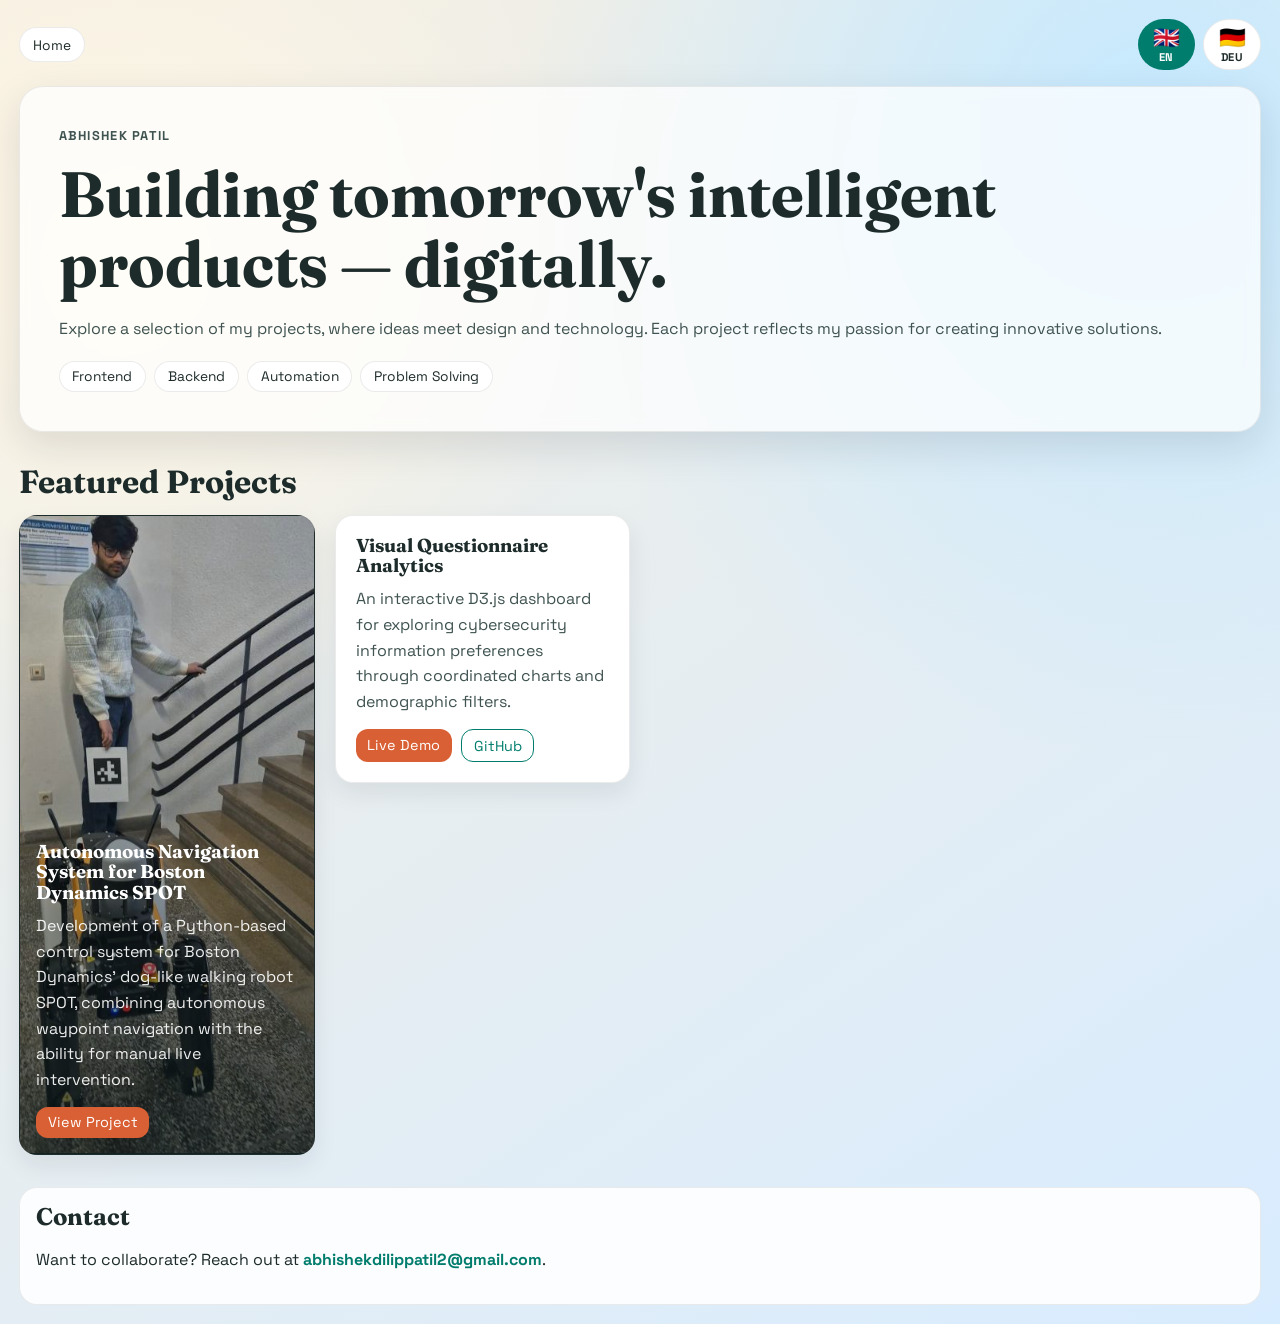
<file: index.html>
<!DOCTYPE html>
<html lang="en">
	<head>
		<meta charset="UTF-8">
		<meta name="viewport" content="width=device-width, initial-scale=1.0">
		<title>Abhishek Patil | Project Portfolio</title>
		<link rel="preconnect" href="https://fonts.googleapis.com">
		<link rel="preconnect" href="https://fonts.gstatic.com" crossorigin>
		<link href="https://fonts.googleapis.com/css2?family=Fraunces:opsz,wght@9..144,500;9..144,700&family=Space+Grotesk:wght@400;500;700&display=swap" rel="stylesheet">
		<link rel="stylesheet" href="style.css">
		<script>
			(function () {
				var languages = navigator.languages || [navigator.language || "en"];
				var preferred = (languages[0] || "en").toLowerCase();
				var target = preferred.indexOf("de") === 0 ? "de/index.html" : "en/index.html";

				window.location.replace(target);
			})();
		</script>
	</head>
	<body class="home-page">
		<main class="language-hub">
			<p class="eyebrow">Project Portfolio</p>
			<h1>Redirecting you to your preferred language</h1>
			<p class="lead">If redirect does not happen automatically, choose your language below.</p>

			<div class="language-grid">
				<a class="lang-card" href="en/index.html" lang="en">
					<h2>English</h2>
					<p>Open the English version of the project portfolio.</p>
				</a>
				<a class="lang-card" href="de/index.html" lang="de">
					<h2>Deutsch</h2>
					<p>Zur deutschen Version des Projektportfolios wechseln.</p>
				</a>
			</div>

			<noscript>
				<p class="lead">JavaScript is disabled, so automatic language detection is unavailable.</p>
			</noscript>
		</main>
	</body>
</html>
</file>
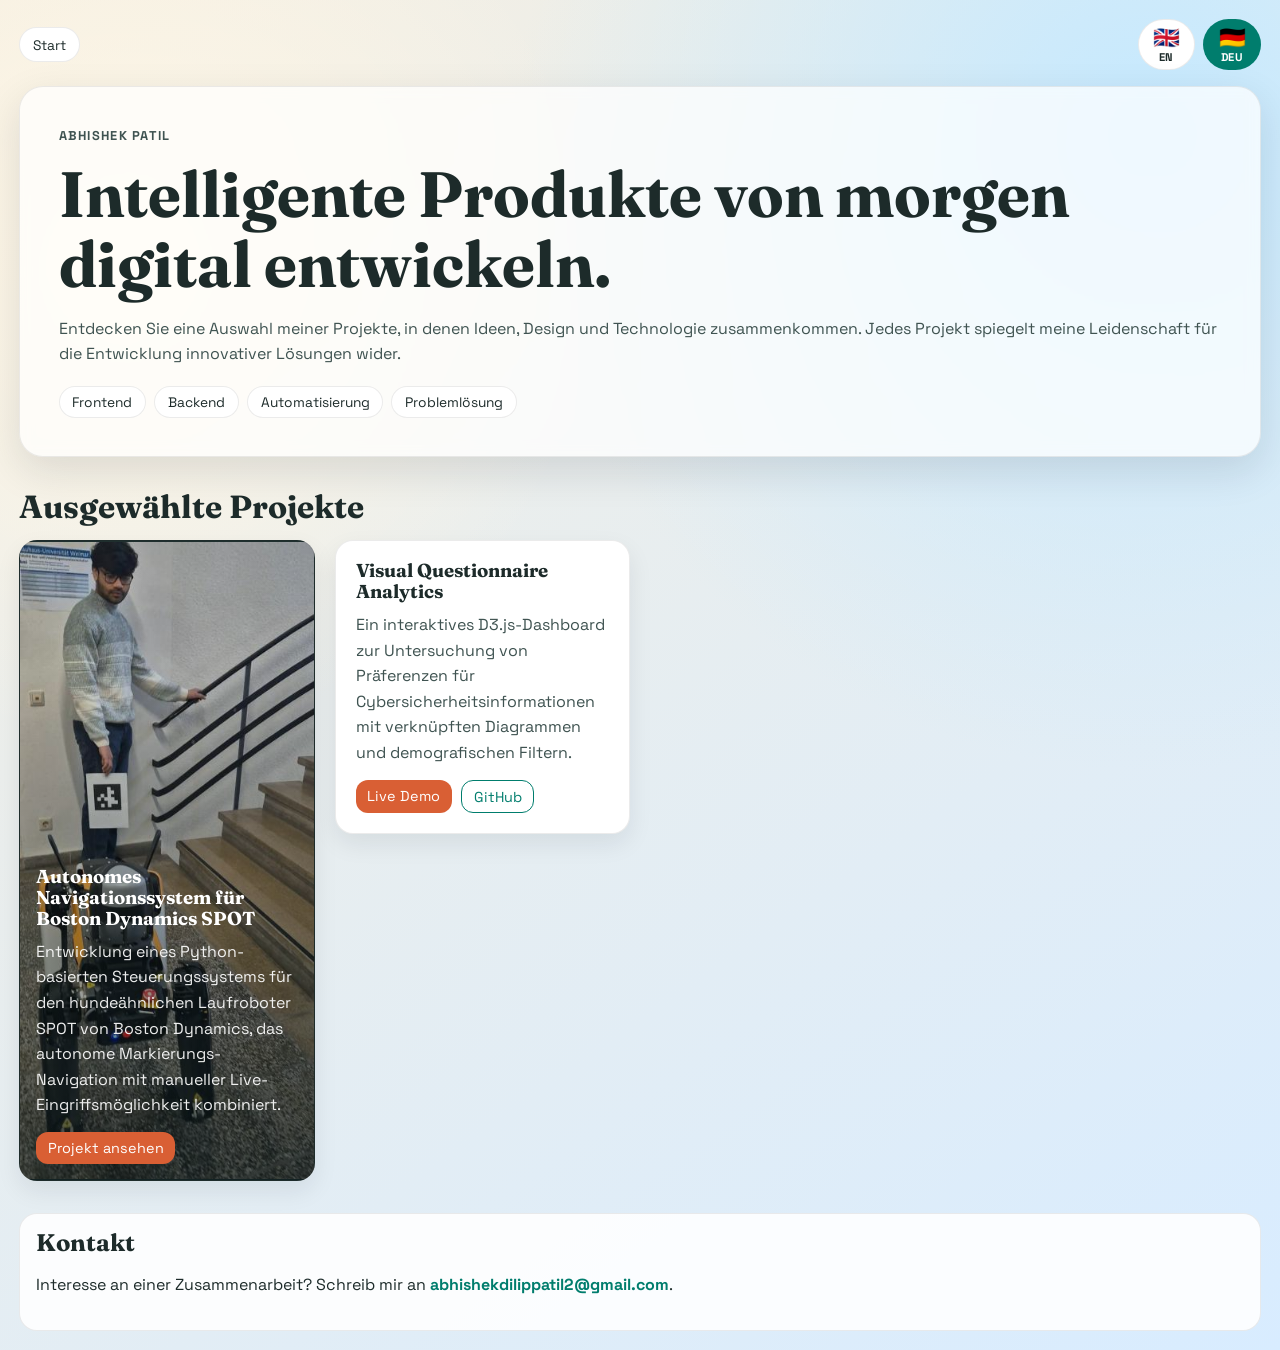
<file: de/index.html>
<!DOCTYPE html>
<html lang="de">
	<head>
		<meta charset="UTF-8">
		<meta name="viewport" content="width=device-width, initial-scale=1.0">
		<title>Projekte | Abhishek Patil</title>
		<link rel="preconnect" href="https://fonts.googleapis.com">
		<link rel="preconnect" href="https://fonts.gstatic.com" crossorigin>
		<link href="https://fonts.googleapis.com/css2?family=Fraunces:opsz,wght@9..144,500;9..144,700&family=Space+Grotesk:wght@400;500;700&display=swap" rel="stylesheet">
		<link rel="stylesheet" href="../style.css">
	</head>
	<body>
		<div class="site-shell">
			<header class="topbar">
				<a href="../index.html" class="pill">Start</a>
				<nav class="language-switch" aria-label="Sprachwechsel">
					<a class="pill language-button" href="../en/index.html" lang="en" aria-label="English">
						<span class="language-flag" aria-hidden="true">🇬🇧</span>
						<span class="language-code">EN</span>
					</a>
					<a class="pill language-button active" href="../de/index.html" lang="de" aria-label="Deutsch">
						<span class="language-flag" aria-hidden="true">🇩🇪</span>
						<span class="language-code">DEU</span>
					</a>
				</nav>
			</header>

			<section class="hero">
				<p class="eyebrow">Abhishek Patil</p>
				<h1>Intelligente Produkte von morgen digital entwickeln.</h1>
				<p>Entdecken Sie eine Auswahl meiner Projekte, in denen Ideen, Design und Technologie zusammenkommen. Jedes Projekt spiegelt meine Leidenschaft für die Entwicklung innovativer Lösungen wider.</p>
				<ul class="tag-list" aria-label="Fähigkeiten">
					<li>Frontend</li>
					<li>Backend</li>
					<li>Automatisierung</li>
					<li>Problemlösung</li>
				</ul>
			</section>

			<h2 class="section-title">Ausgewählte Projekte</h2>
			<section class="projects-grid" aria-label="Projektliste">
				<article class="project-card spot-card">
					<div class="project-card-content">
						<h3>Autonomes Navigationssystem für Boston Dynamics SPOT</h3>
						<p>Entwicklung eines Python-basierten Steuerungssystems für den hundeähnlichen Laufroboter SPOT von Boston Dynamics, das autonome Markierungs-Navigation mit manueller Live-Eingriffsmöglichkeit kombiniert.</p>
						<div class="project-links">
							<a class="button-link" href="spot.html">Projekt ansehen</a>
						</div>
					</div>
				</article>

				<article class="project-card">
					<h3>Visual Questionnaire Analytics</h3>
					<p>Ein interaktives D3.js-Dashboard zur Untersuchung von Präferenzen für Cybersicherheitsinformationen mit verknüpften Diagrammen und demografischen Filtern.</p>
					<div class="project-links">
						<a class="button-link" href="https://abhishekdilippatil.github.io/visqua/src/" target="_blank" rel="noopener noreferrer">Live Demo</a>
						<a class="button-link secondary" href="https://github.com/abhishekdilippatil/visqua" target="_blank" rel="noopener noreferrer">GitHub</a>
					</div>
				</article>
			</section>

			<section class="contact">
				<h2>Kontakt</h2>
				<p>Interesse an einer Zusammenarbeit? Schreib mir an <a href="mailto:abhishekdilippatil2@gmail.com">abhishekdilippatil2@gmail.com</a>.</p>
			</section>
		</div>
	</body>
</html>
</file>
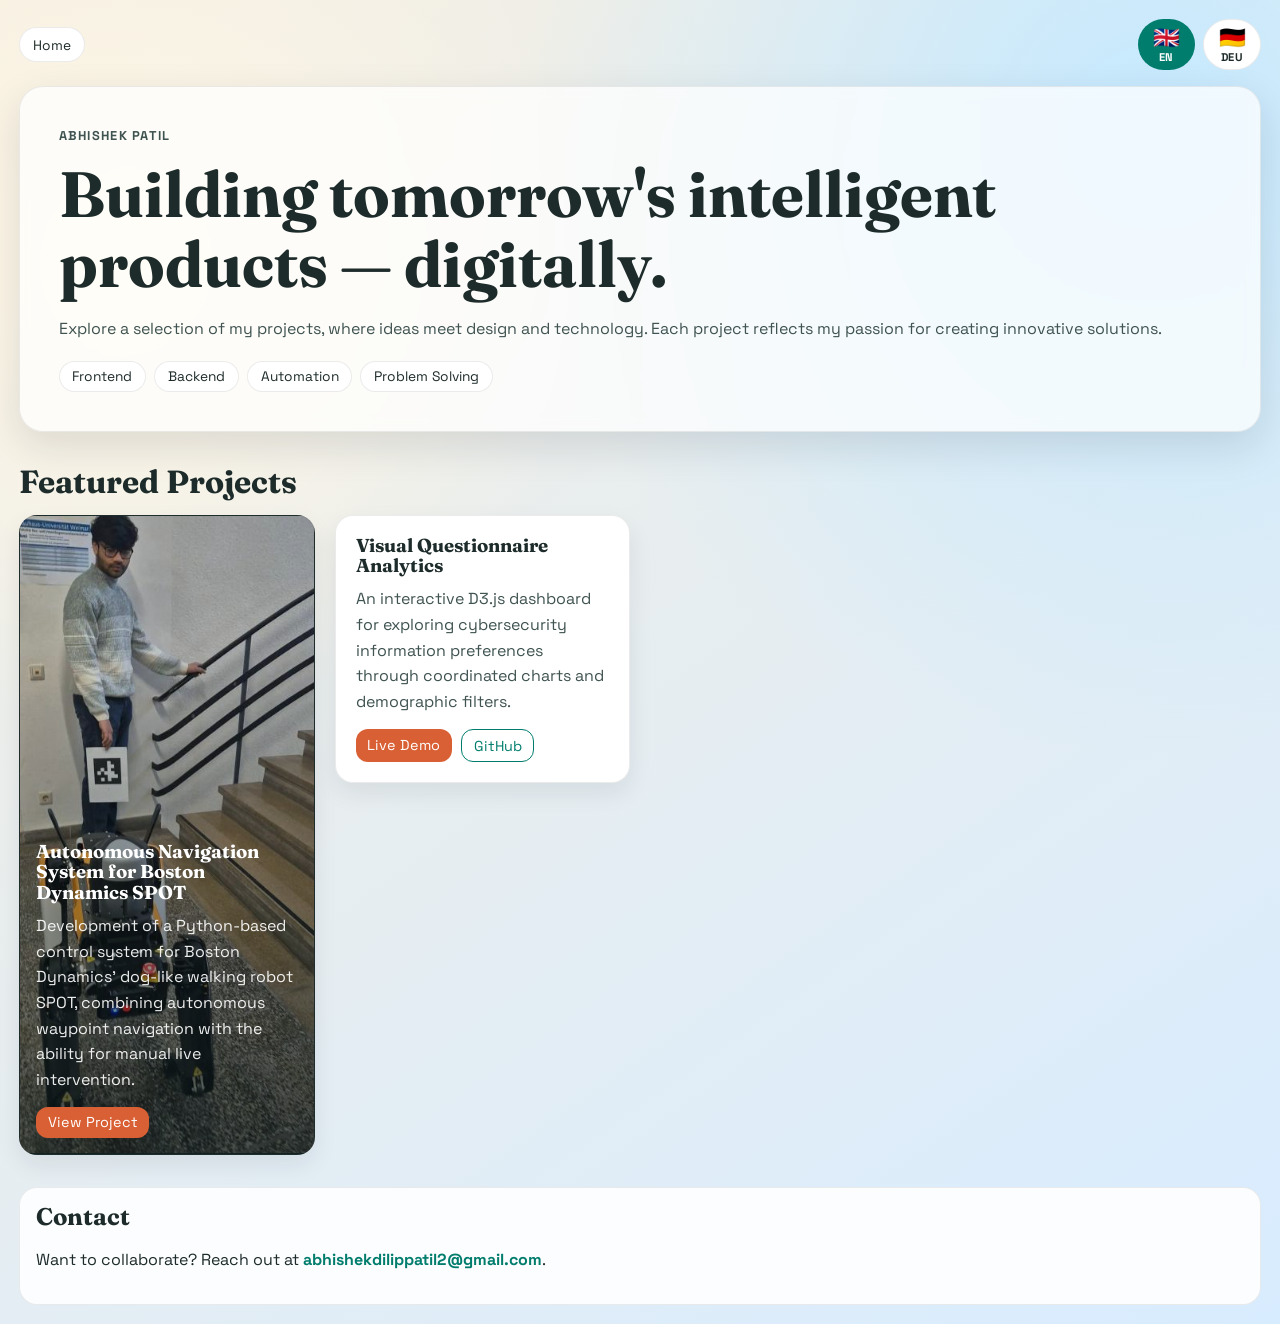
<file: en/index.html>
<!DOCTYPE html>
<html lang="en">
	<head>
		<meta charset="UTF-8">
		<meta name="viewport" content="width=device-width, initial-scale=1.0">
		<title>Projects | Abhishek Patil</title>
		<link rel="preconnect" href="https://fonts.googleapis.com">
		<link rel="preconnect" href="https://fonts.gstatic.com" crossorigin>
		<link href="https://fonts.googleapis.com/css2?family=Fraunces:opsz,wght@9..144,500;9..144,700&family=Space+Grotesk:wght@400;500;700&display=swap" rel="stylesheet">
		<link rel="stylesheet" href="../style.css">
	</head>
	<body>
		<div class="site-shell">
			<header class="topbar">
				<a href="../index.html" class="pill">Home</a>
				<nav class="language-switch" aria-label="Language switcher">
					<a class="pill language-button active" href="../en/index.html" lang="en" aria-label="English">
						<span class="language-flag" aria-hidden="true">🇬🇧</span>
						<span class="language-code">EN</span>
					</a>
					<a class="pill language-button" href="../de/index.html" lang="de" aria-label="Deutsch">
						<span class="language-flag" aria-hidden="true">🇩🇪</span>
						<span class="language-code">DEU</span>
					</a>
				</nav>
			</header>

			<section class="hero">
				<p class="eyebrow">Abhishek Patil</p>
				<h1>Building tomorrow's intelligent products — digitally.</h1>
				<p>Explore a selection of my projects, where ideas meet design and technology. Each project reflects my passion for creating innovative solutions.</p>
				<ul class="tag-list" aria-label="Skills">
					<li>Frontend</li>
					<li>Backend</li>
					<li>Automation</li>
					<li>Problem Solving</li>
				</ul>
			</section>

			<h2 class="section-title">Featured Projects</h2>
			<section class="projects-grid" aria-label="Project list">
				<article class="project-card spot-card">
					<div class="project-card-content">
						<h3>Autonomous Navigation System for Boston Dynamics SPOT</h3>
						<p>Development of a Python-based control system for Boston Dynamics' dog-like walking robot SPOT, combining autonomous waypoint navigation with the ability for manual live intervention.</p>
						<div class="project-links">
							<a class="button-link" href="spot.html">View Project</a>
						</div>
					</div>
				</article>

				<article class="project-card">
					<h3>Visual Questionnaire Analytics</h3>
					<p>An interactive D3.js dashboard for exploring cybersecurity information preferences through coordinated charts and demographic filters.</p>
					<div class="project-links">
						<a class="button-link" href="https://abhishekdilippatil.github.io/visqua/src/index.html" target="_blank" rel="noopener noreferrer">Live Demo</a>
						<a class="button-link secondary" href="https://github.com/abhishekdilippatil/visqua" target="_blank" rel="noopener noreferrer">GitHub</a>
					</div>
				</article>
			</section>

			<section class="contact">
				<h2>Contact</h2>
				<p>Want to collaborate? Reach out at <a href="mailto:abhishekdilippatil2@gmail.com">abhishekdilippatil2@gmail.com</a>.</p>
			</section>
		</div>
	</body>
</html>
</file>
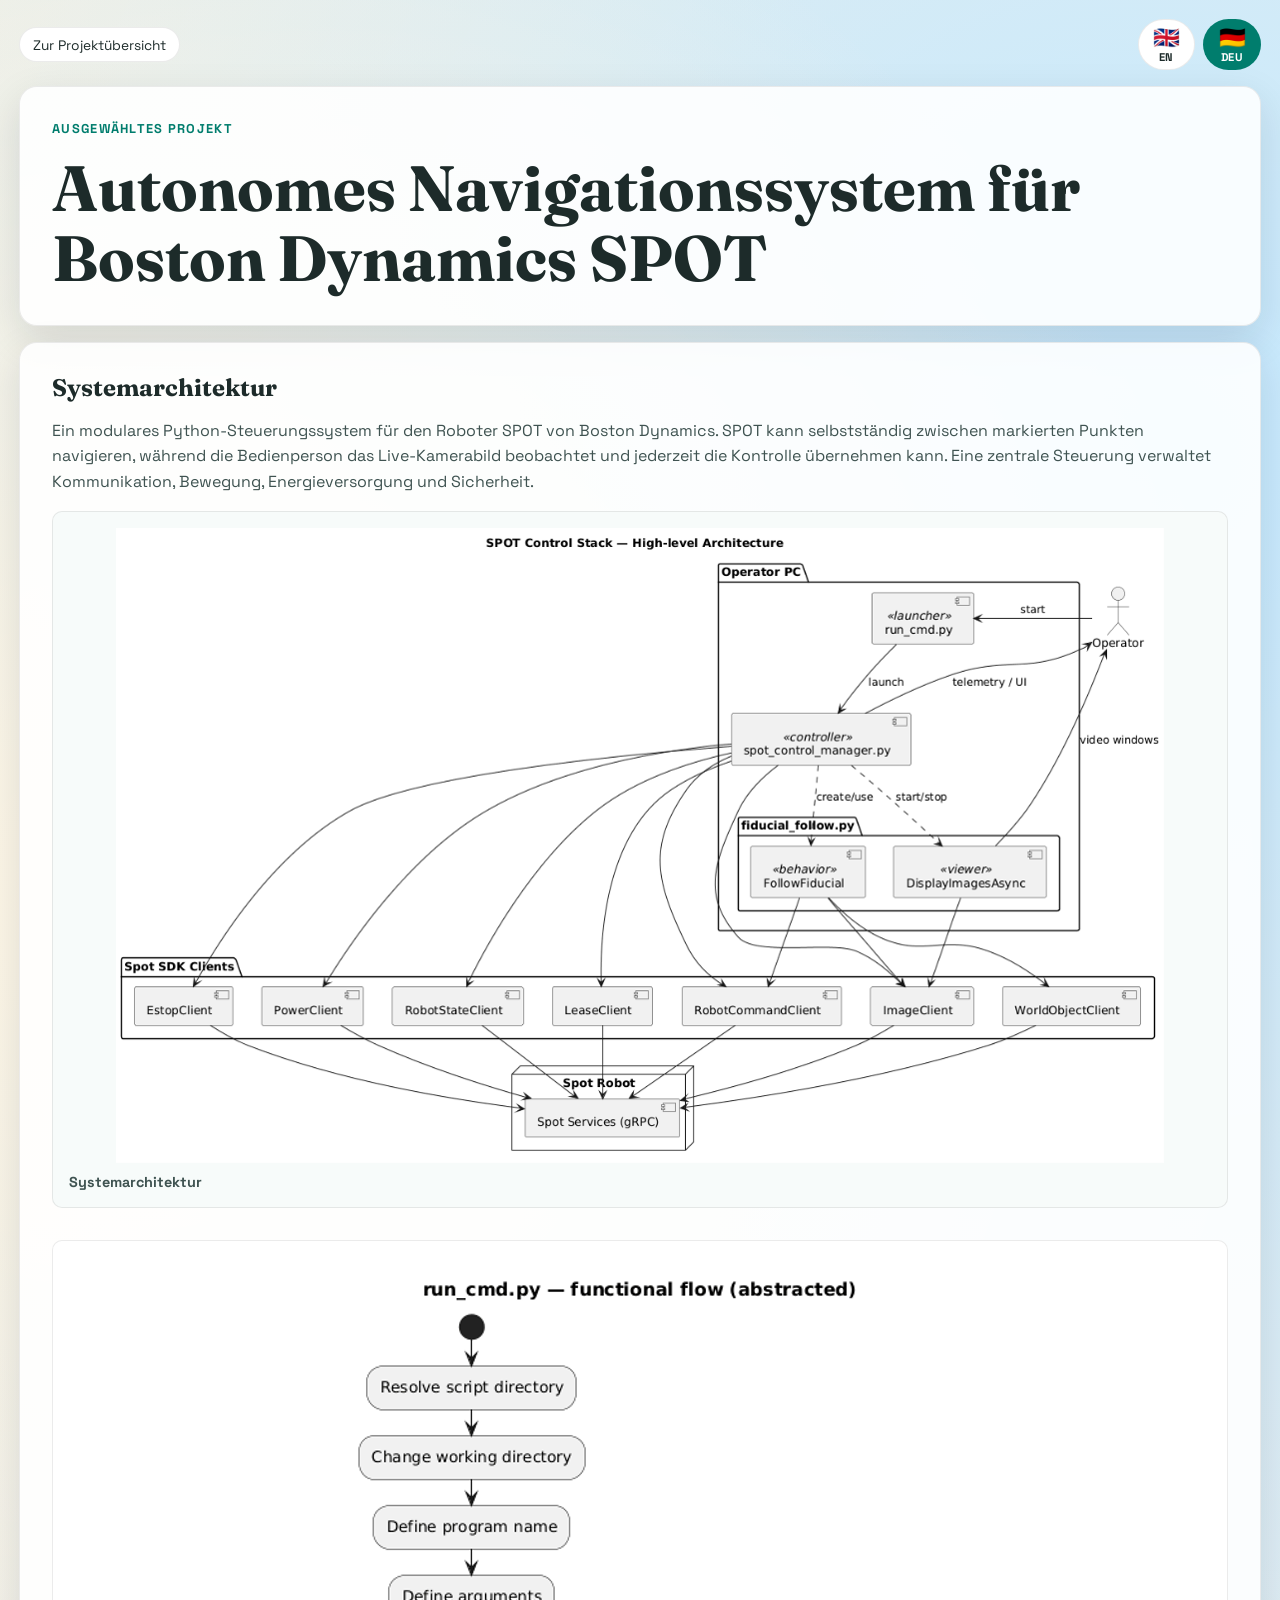
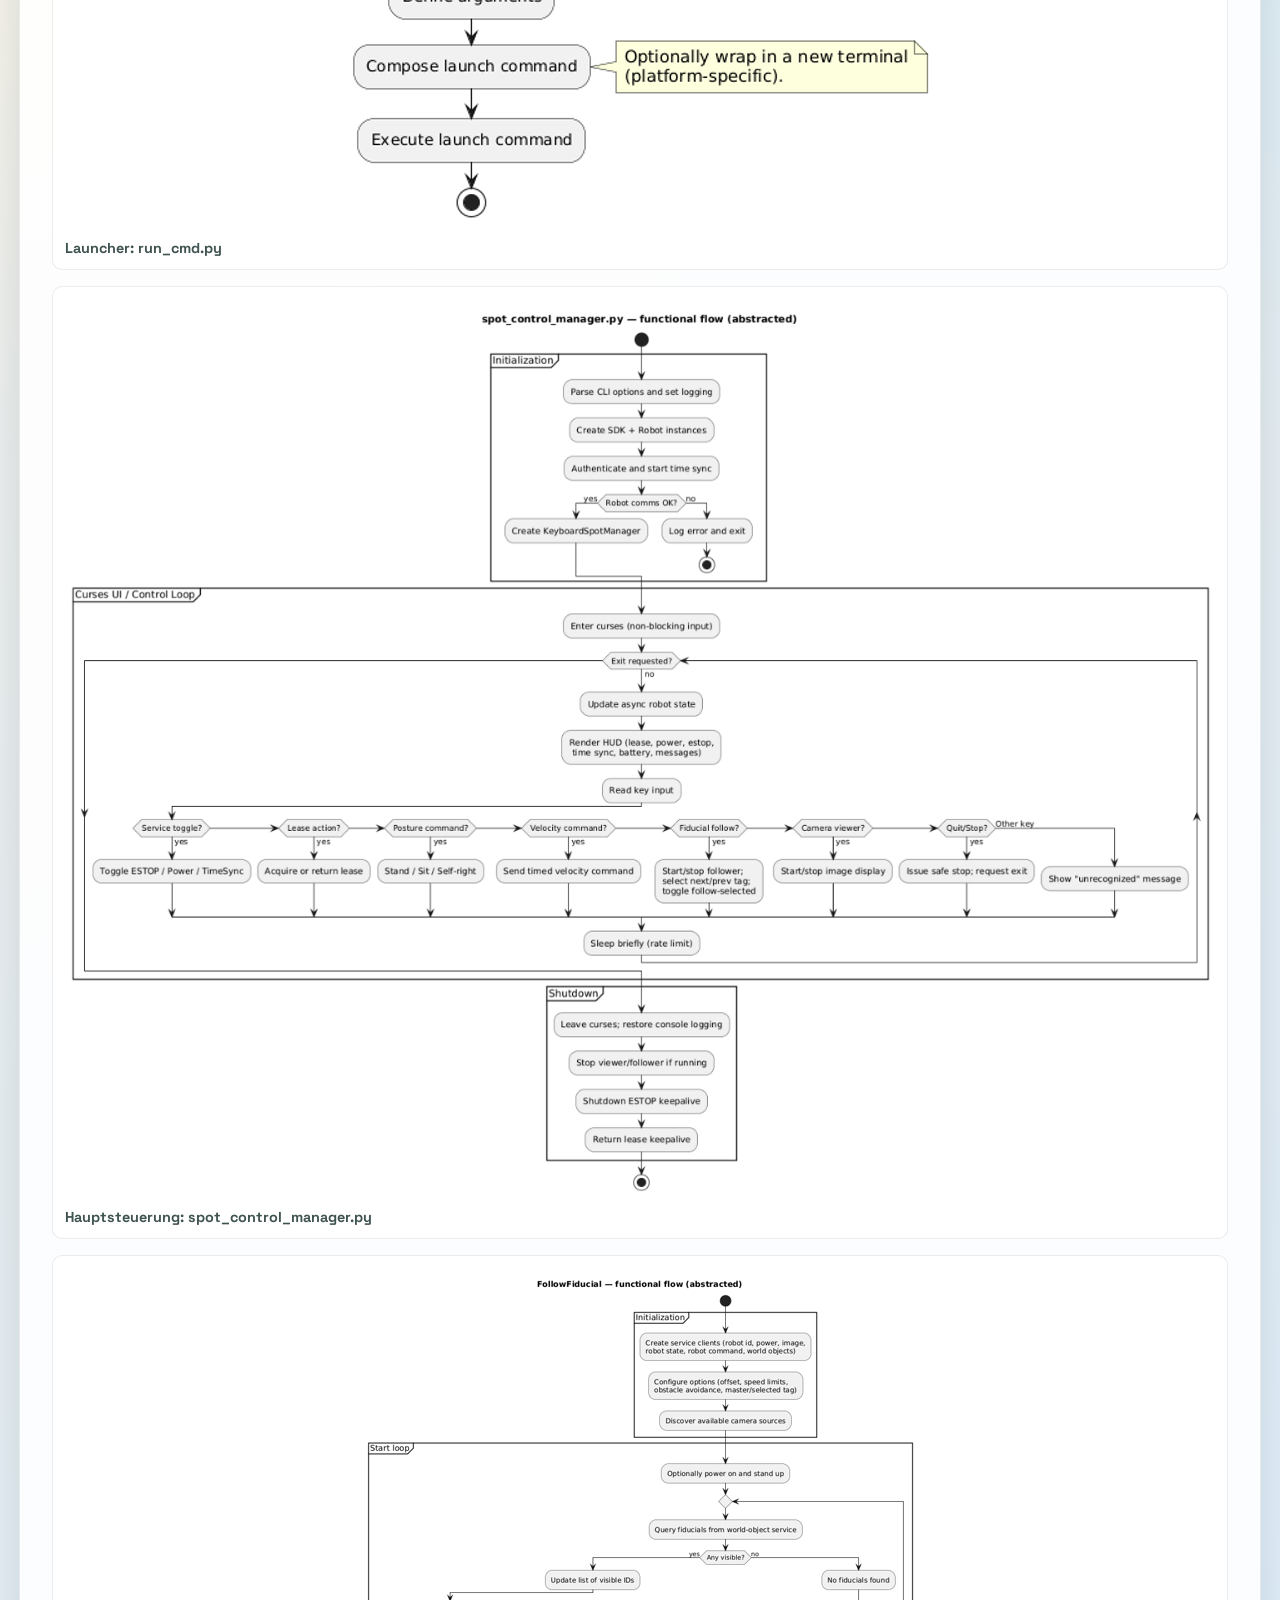
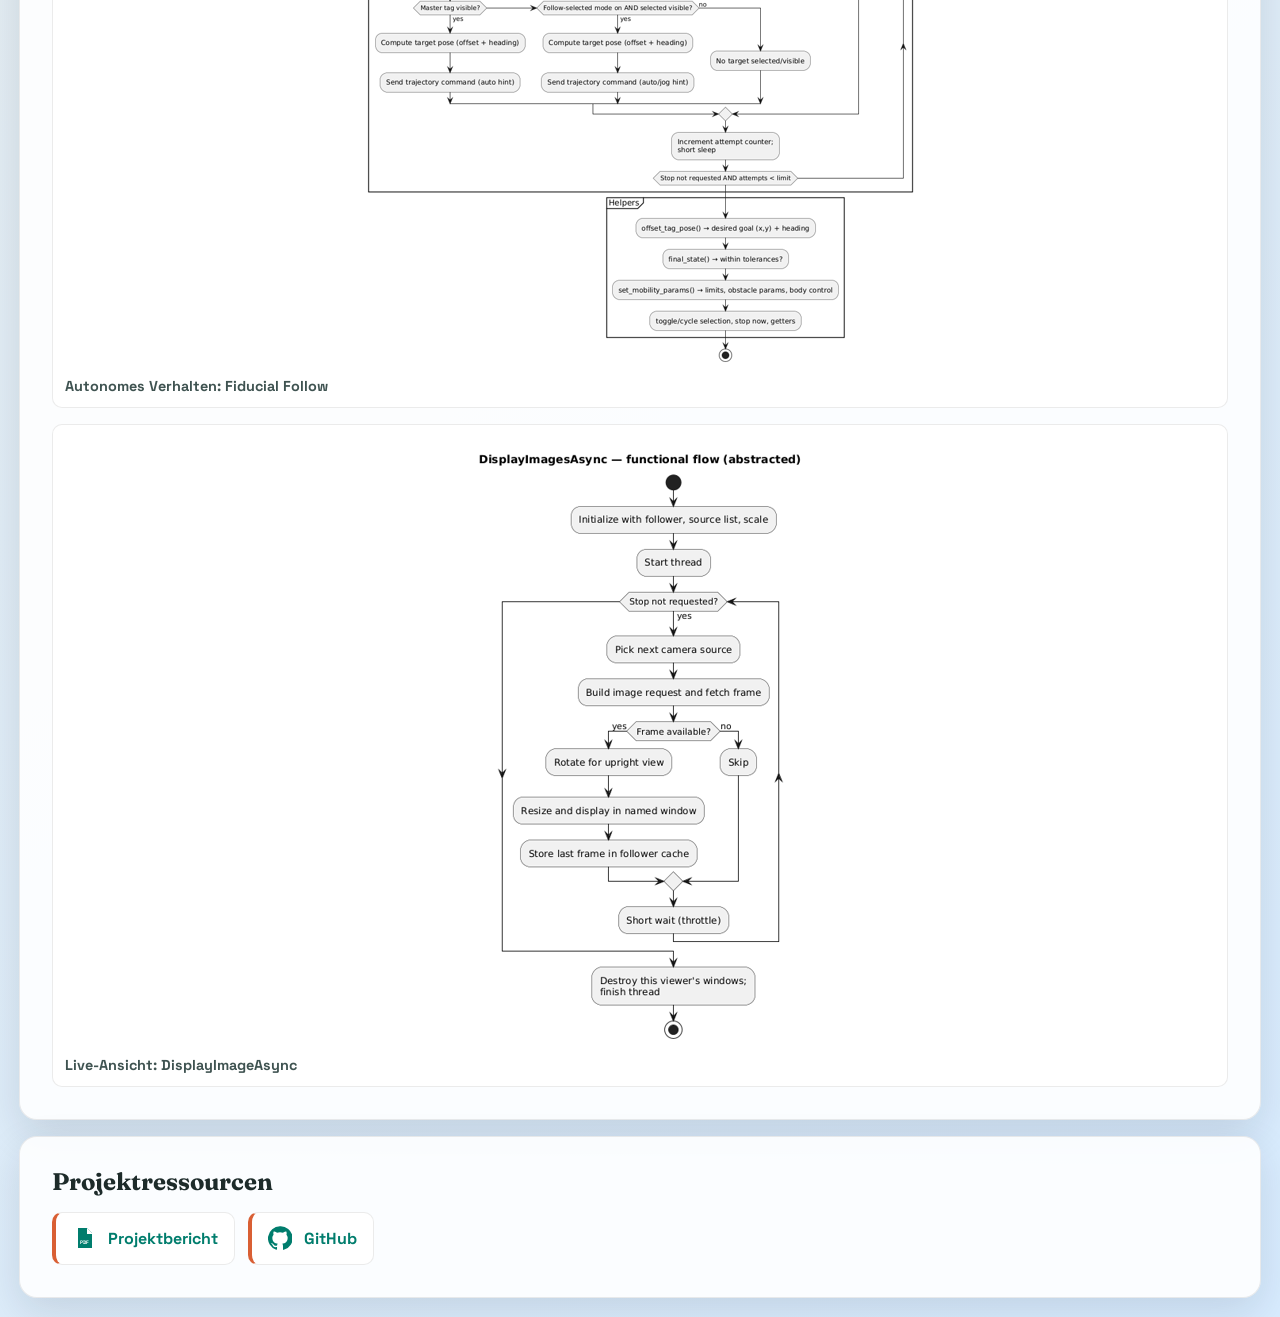
<file: de/spot.html>
<!DOCTYPE html>
<html lang="de">
	<head>
		<meta charset="UTF-8">
		<meta name="viewport" content="width=device-width, initial-scale=1.0">
		<title>Autonomes Navigationssystem für Boston Dynamics SPOT | Abhishek Patil</title>
		<link rel="preconnect" href="https://fonts.googleapis.com">
		<link rel="preconnect" href="https://fonts.gstatic.com" crossorigin>
		<link href="https://fonts.googleapis.com/css2?family=Fraunces:opsz,wght@9..144,500;9..144,700&family=Space+Grotesk:wght@400;500;700&display=swap" rel="stylesheet">
		<link rel="stylesheet" href="../style.css">
	</head>
	<body>
		<main class="detail-page">
			<header class="topbar">
				<a href="index.html" class="pill">Zur Projektübersicht</a>
				<nav class="language-switch" aria-label="Sprachwechsel">
					<a class="pill language-button" href="../en/spot.html" lang="en" aria-label="English">
						<span class="language-flag" aria-hidden="true">🇬🇧</span>
						<span class="language-code">EN</span>
					</a>
					<a class="pill language-button active" href="spot.html" lang="de" aria-label="Deutsch">
						<span class="language-flag" aria-hidden="true">🇩🇪</span>
						<span class="language-code">DEU</span>
					</a>
				</nav>
			</header>

			<section class="detail-hero">
				<p class="eyebrow">Ausgewähltes Projekt</p>
				<h1>Autonomes Navigationssystem für Boston Dynamics SPOT</h1>
			</section>

			<section class="detail-section">
				<h2>Systemarchitektur</h2>
				<p class="detail-description">Ein modulares Python-Steuerungssystem für den Roboter SPOT von Boston Dynamics. SPOT kann selbstständig zwischen markierten Punkten navigieren, während die Bedienperson das Live-Kamerabild beobachtet und jederzeit die Kontrolle übernehmen kann. Eine zentrale Steuerung verwaltet Kommunikation, Bewegung, Energieversorgung und Sicherheit.</p>
				<figure class="architecture-diagram">
					  <img src="../images/SPOT_architecture.png" alt="SPOT-Systemarchitekturdiagramm">
					<figcaption>Systemarchitektur</figcaption>
				</figure>
				<div class="implementation-gallery" aria-label="Phasen der Systemimplementierung">
					<figure>
						<img src="../images/run_cmd.png" alt="run_cmd.py Launcher">
						<figcaption>Launcher: run_cmd.py</figcaption>
					</figure>
					<figure>
						<img src="../images/spot_control_manager.png" alt="spot_control_manager.py Steuerung">
						<figcaption>Hauptsteuerung: spot_control_manager.py</figcaption>
					</figure>
					<figure>
						<img src="../images/fiducial_follow.png" alt="Fiducial-Follow-Verhalten">
						<figcaption>Autonomes Verhalten: Fiducial Follow</figcaption>
					</figure>
					<figure>
						<img src="../images/DisplayImageAsync.png" alt="DisplayImageAsync Kamerabetrachter">
						<figcaption>Live-Ansicht: DisplayImageAsync</figcaption>
					</figure>
				</div>
			</section>

			<section class="detail-section">
				<h2>Projektressourcen</h2>
				<div class="resource-list">
					<a class="resource-link resource-icon-link" href="https://mozilla.github.io/pdf.js/web/viewer.html?file=https%3A%2F%2Fraw.githubusercontent.com%2Fabhishekdilippatil%2Fspot-sdk%2Fv0%2Fdocumentation%2FReport%2FGDSPOT_SoSe2025.pdf" target="_blank" rel="noopener noreferrer">
						<svg class="resource-icon pdf-icon" viewBox="0 0 24 24" aria-hidden="true"><path fill="currentColor" d="M6 2h9l5 5v15H6z" /><path fill="var(--surface)" d="M15 2v6h6" /><text x="8" y="18" fill="var(--surface)" font-size="5" font-weight="700">PDF</text></svg>
						<span>Projektbericht</span>
					</a>
					<a class="resource-link resource-icon-link github-link" href="https://github.com/abhishekdilippatil/spot-sdk/tree/v0/python/self-programs" target="_blank" rel="noopener noreferrer" aria-label="GitHub" title="GitHub">
						<svg class="resource-icon github-icon" viewBox="0 0 24 24" aria-hidden="true"><path fill="currentColor" d="M12 .3a12 12 0 0 0-3.79 23.4c.6.11.82-.26.82-.58v-2.03c-3.34.73-4.04-1.42-4.04-1.42-.55-1.39-1.34-1.76-1.34-1.76-1.09-.75.08-.74.08-.74 1.2.09 1.84 1.23 1.84 1.23 1.07 1.84 2.8 1.31 3.49 1 .11-.78.42-1.31.76-1.61-2.67-.3-5.47-1.34-5.47-5.93 0-1.31.47-2.38 1.24-3.22-.12-.3-.54-1.52.12-3.18 0 0 1.01-.32 3.3 1.23a11.5 11.5 0 0 1 6 0c2.29-1.55 3.3-1.23 3.3-1.23.66 1.66.24 2.88.12 3.18.77.84 1.24 1.91 1.24 3.22 0 4.6-2.8 5.62-5.48 5.92.43.37.81 1.1.81 2.22v3.29c0 .32.22.69.83.57A12 12 0 0 0 12 .3" /></svg>
						<span>GitHub</span>
					</a>
				</div>
			</section>
		</main>
	</body>
</html>
</file>
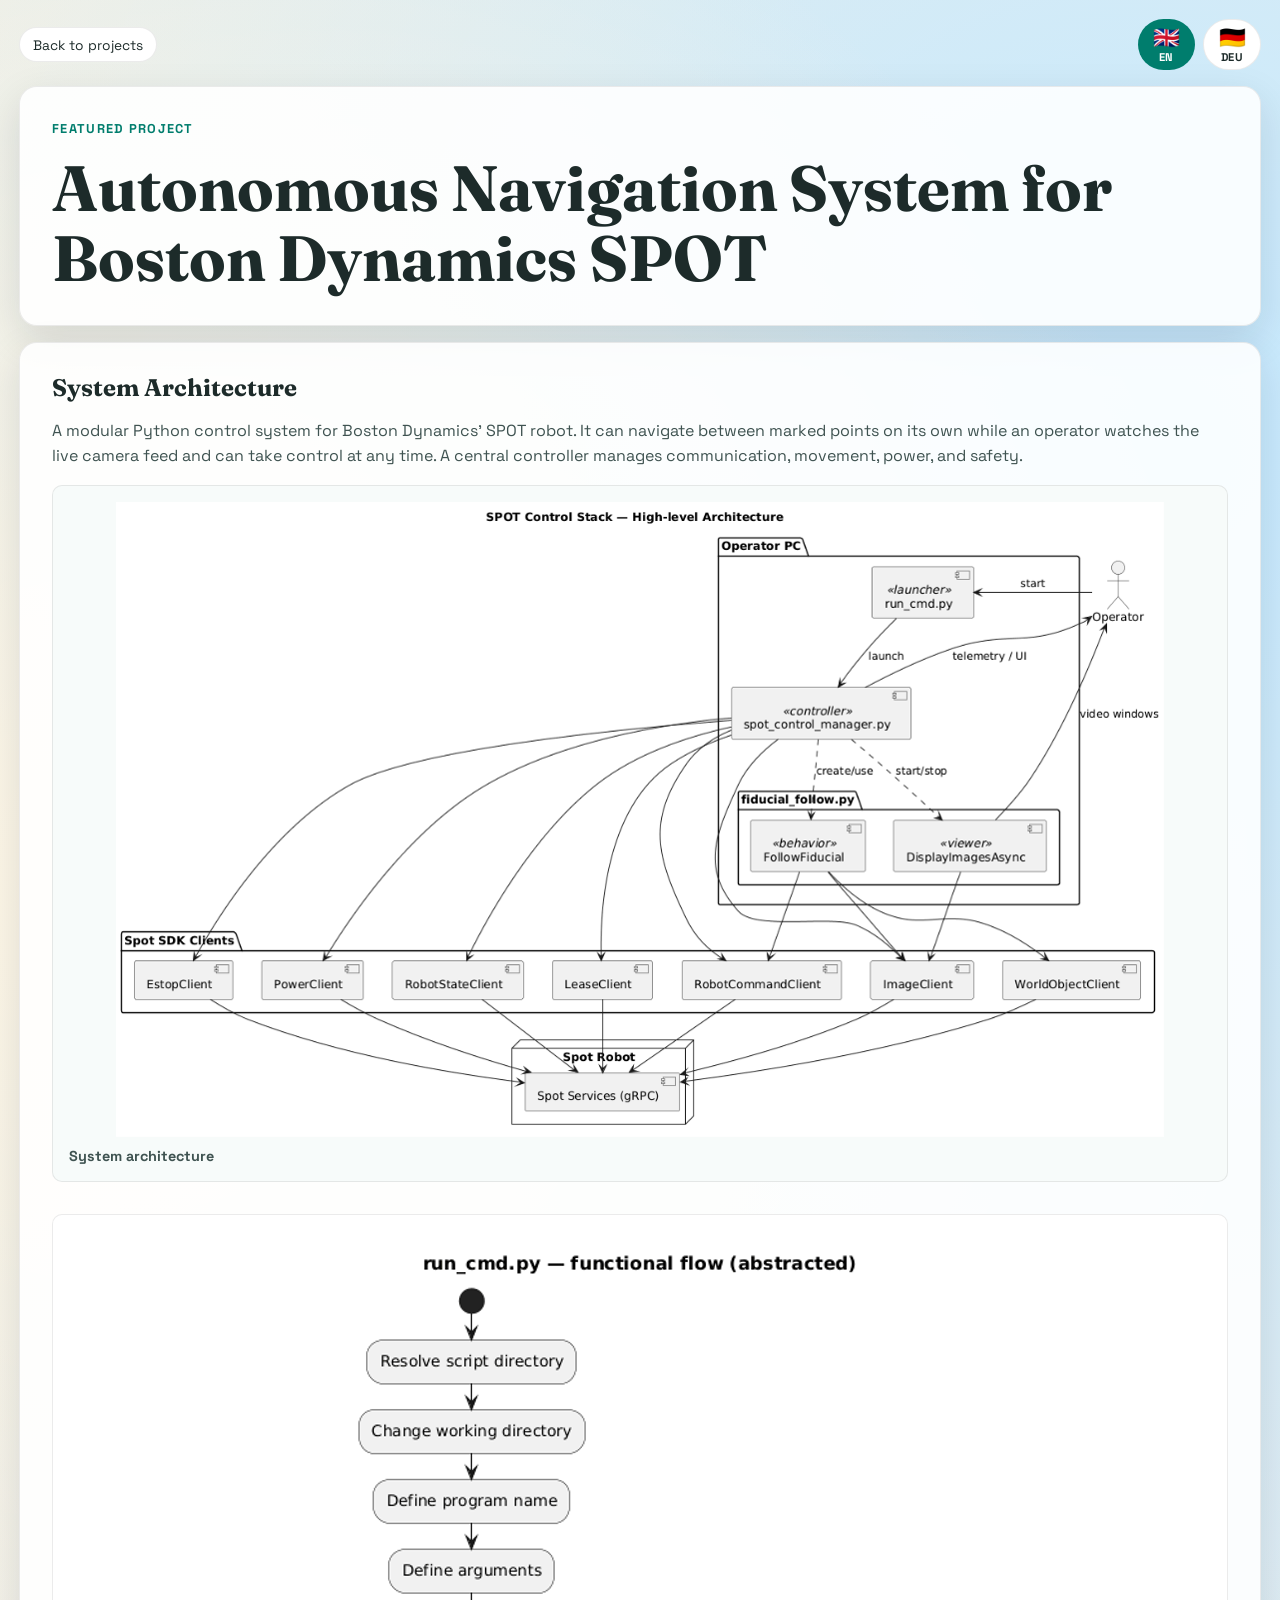
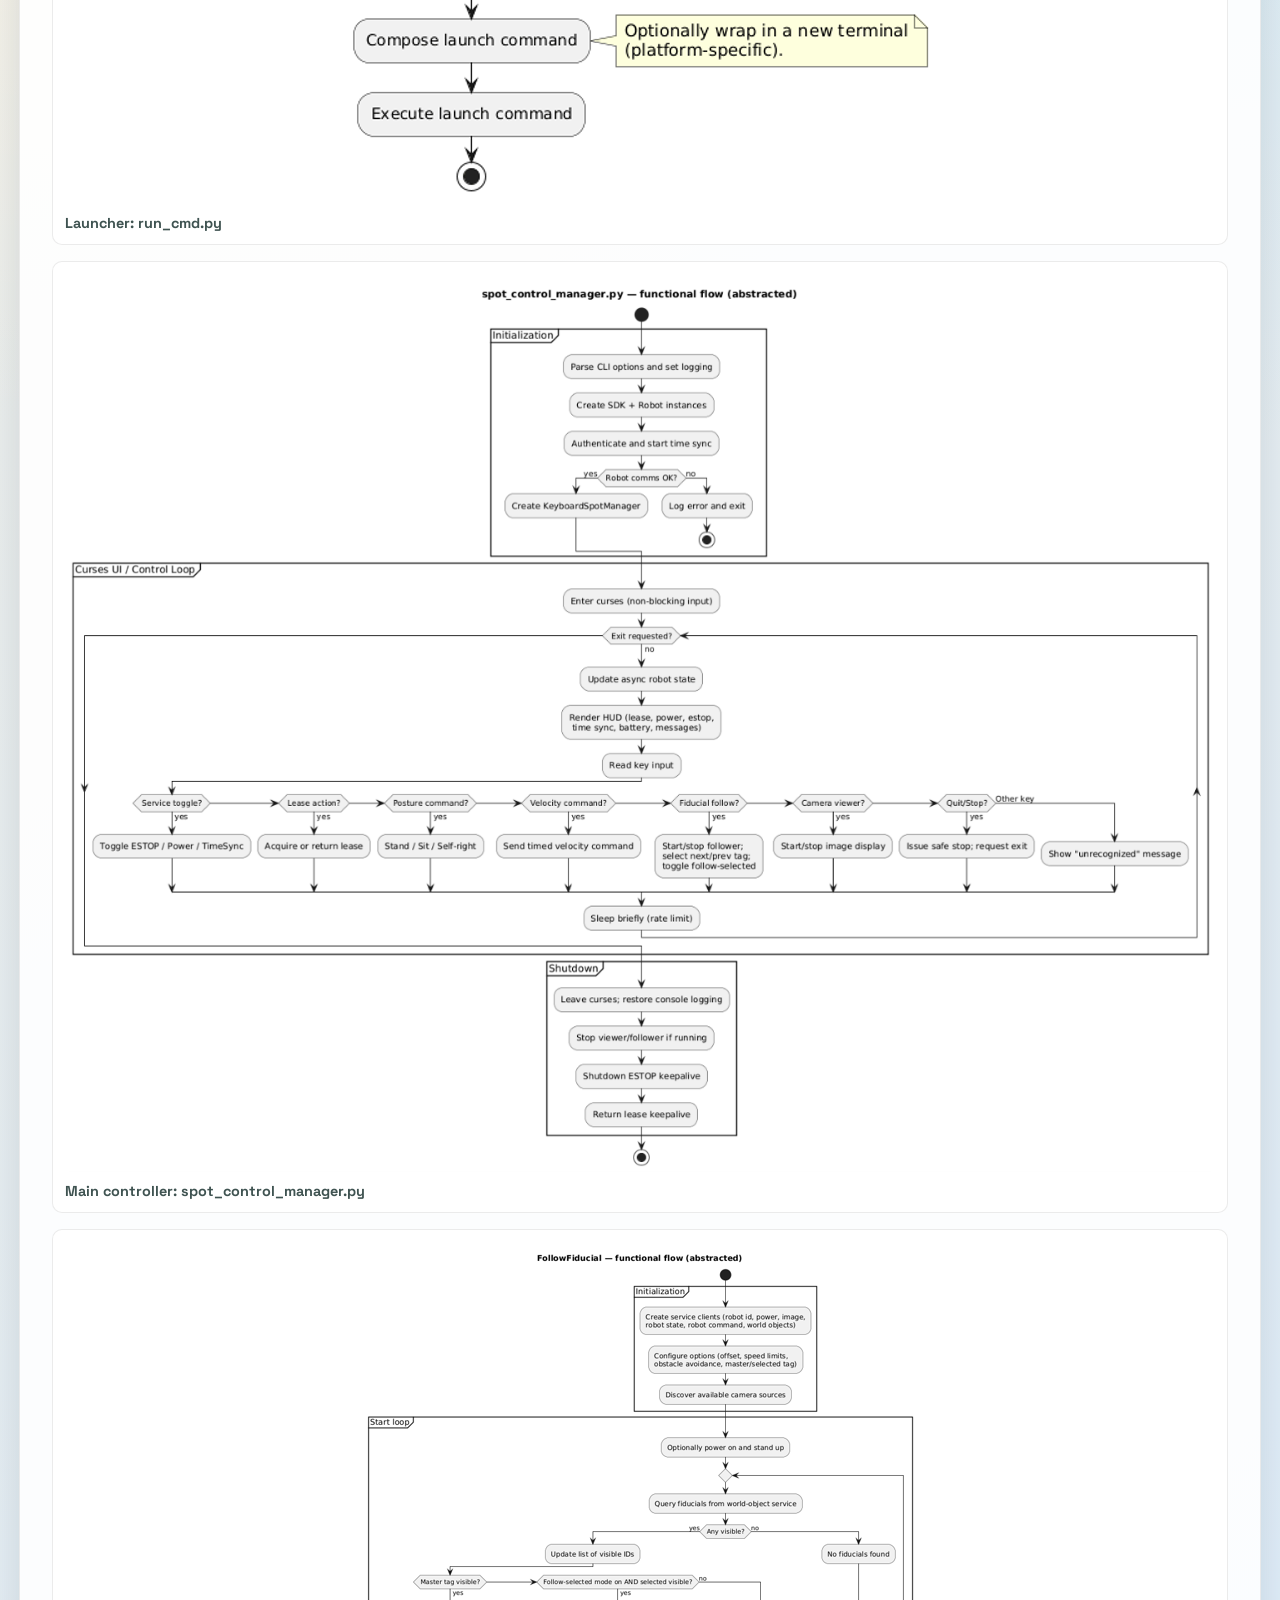
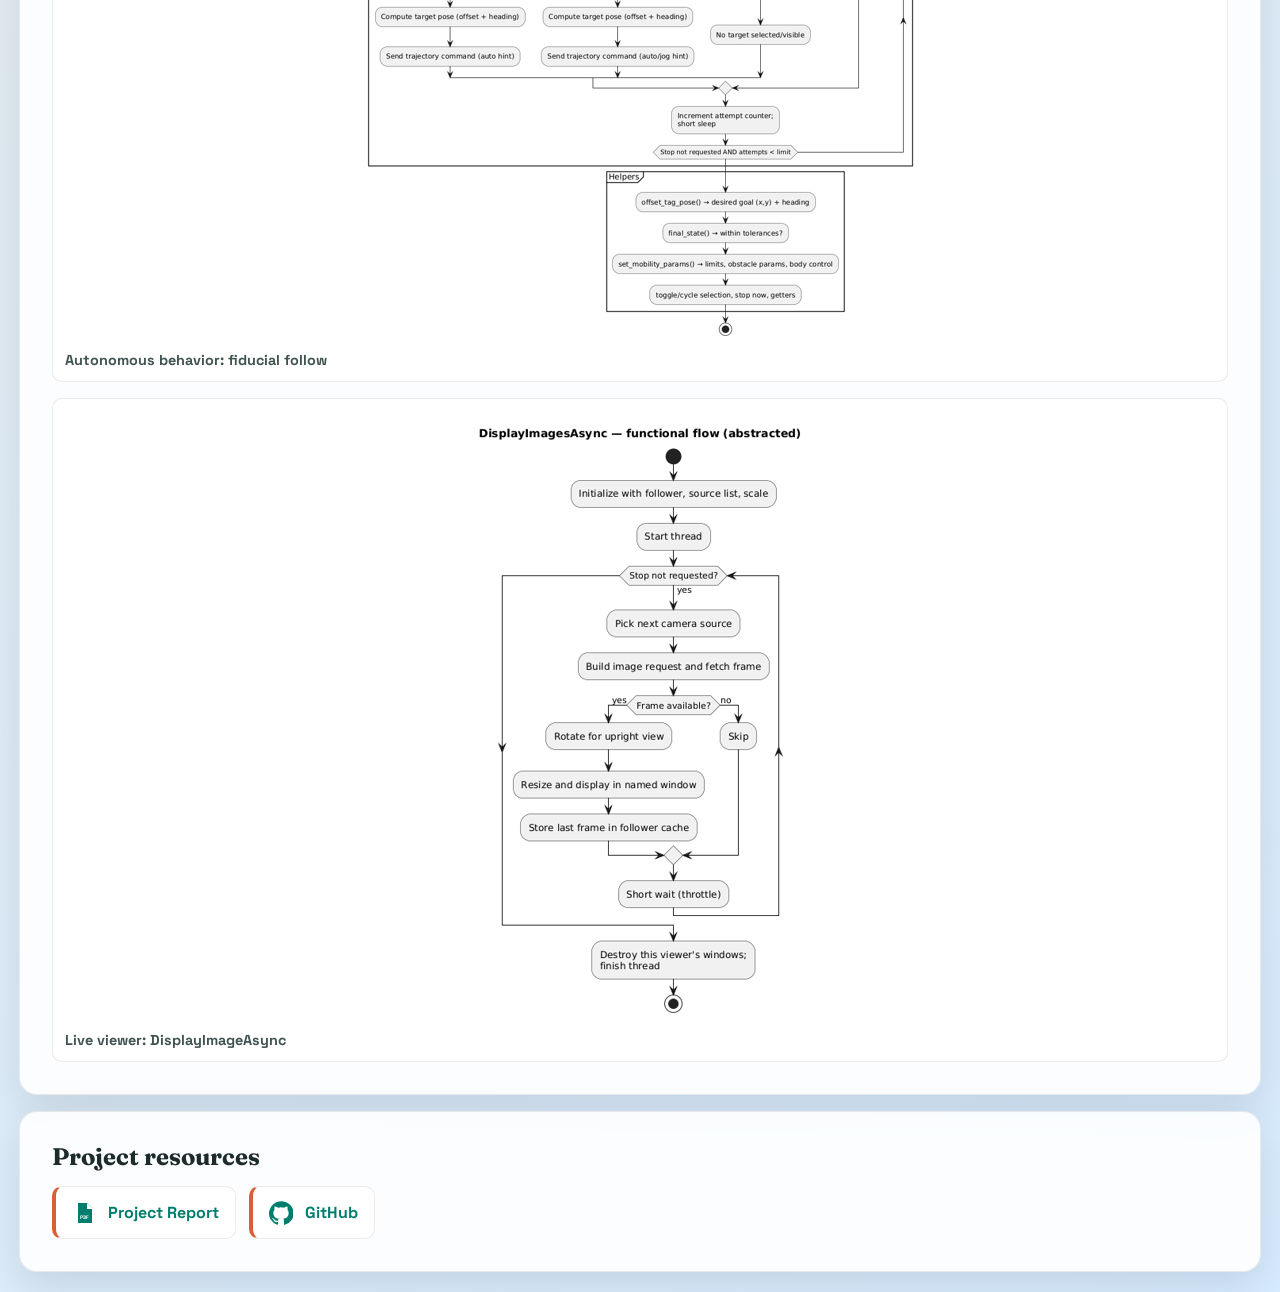
<file: en/spot.html>
<!DOCTYPE html>
<html lang="en">
	<head>
		<meta charset="UTF-8">
		<meta name="viewport" content="width=device-width, initial-scale=1.0">
		<title>Autonomous Navigation System for Boston Dynamics SPOT | Abhishek Patil</title>
		<link rel="preconnect" href="https://fonts.googleapis.com">
		<link rel="preconnect" href="https://fonts.gstatic.com" crossorigin>
		<link href="https://fonts.googleapis.com/css2?family=Fraunces:opsz,wght@9..144,500;9..144,700&family=Space+Grotesk:wght@400;500;700&display=swap" rel="stylesheet">
		<link rel="stylesheet" href="../style.css">
	</head>
	<body>
		<main class="detail-page">
			<header class="topbar">
				<a href="index.html" class="pill">Back to projects</a>
				<nav class="language-switch" aria-label="Language switcher">
					<a class="pill language-button active" href="spot.html" lang="en" aria-label="English">
						<span class="language-flag" aria-hidden="true">🇬🇧</span>
						<span class="language-code">EN</span>
					</a>
					<a class="pill language-button" href="../de/spot.html" lang="de" aria-label="Deutsch">
						<span class="language-flag" aria-hidden="true">🇩🇪</span>
						<span class="language-code">DEU</span>
					</a>
				</nav>
			</header>

			<section class="detail-hero">
				<p class="eyebrow">Featured project</p>
				<h1>Autonomous Navigation System for Boston Dynamics SPOT</h1>
			</section>

			<section class="detail-section">
				<h2>System Architecture</h2>
				<p class="detail-description">A modular Python control system for Boston Dynamics' SPOT robot. It can navigate between marked points on its own while an operator watches the live camera feed and can take control at any time. A central controller manages communication, movement, power, and safety.</p>
				<figure class="architecture-diagram">
					  <img src="../images/SPOT_architecture.png" alt="SPOT system architecture diagram">
					<figcaption>System architecture</figcaption>
				</figure>
				<div class="implementation-gallery" aria-label="System implementation stages">
					<figure>
						<img src="../images/run_cmd.png" alt="run_cmd.py launcher">
						<figcaption>Launcher: run_cmd.py</figcaption>
					</figure>
					<figure>
						<img src="../images/spot_control_manager.png" alt="spot_control_manager.py controller">
						<figcaption>Main controller: spot_control_manager.py</figcaption>
					</figure>
					<figure>
						<img src="../images/fiducial_follow.png" alt="Fiducial follow behavior">
						<figcaption>Autonomous behavior: fiducial follow</figcaption>
					</figure>
					<figure>
						<img src="../images/DisplayImageAsync.png" alt="DisplayImageAsync camera viewer">
						<figcaption>Live viewer: DisplayImageAsync</figcaption>
					</figure>
				</div>
			</section>

			<section class="detail-section">
				<h2>Project resources</h2>
				<div class="resource-list">
					<a class="resource-link resource-icon-link" href="https://mozilla.github.io/pdf.js/web/viewer.html?file=https%3A%2F%2Fraw.githubusercontent.com%2Fabhishekdilippatil%2Fspot-sdk%2Fv0%2Fdocumentation%2FReport%2FGDSPOT_SoSe2025.pdf" target="_blank" rel="noopener noreferrer">
						<svg class="resource-icon pdf-icon" viewBox="0 0 24 24" aria-hidden="true"><path fill="currentColor" d="M6 2h9l5 5v15H6z" /><path fill="var(--surface)" d="M15 2v6h6" /><text x="8" y="18" fill="var(--surface)" font-size="5" font-weight="700">PDF</text></svg>
						<span>Project Report</span>
					</a>
					<a class="resource-link resource-icon-link github-link" href="https://github.com/abhishekdilippatil/spot-sdk/tree/v0/python/self-programs" target="_blank" rel="noopener noreferrer" aria-label="GitHub" title="GitHub">
						<svg class="resource-icon github-icon" viewBox="0 0 24 24" aria-hidden="true"><path fill="currentColor" d="M12 .3a12 12 0 0 0-3.79 23.4c.6.11.82-.26.82-.58v-2.03c-3.34.73-4.04-1.42-4.04-1.42-.55-1.39-1.34-1.76-1.34-1.76-1.09-.75.08-.74.08-.74 1.2.09 1.84 1.23 1.84 1.23 1.07 1.84 2.8 1.31 3.49 1 .11-.78.42-1.31.76-1.61-2.67-.3-5.47-1.34-5.47-5.93 0-1.31.47-2.38 1.24-3.22-.12-.3-.54-1.52.12-3.18 0 0 1.01-.32 3.3 1.23a11.5 11.5 0 0 1 6 0c2.29-1.55 3.3-1.23 3.3-1.23.66 1.66.24 2.88.12 3.18.77.84 1.24 1.91 1.24 3.22 0 4.6-2.8 5.62-5.48 5.92.43.37.81 1.1.81 2.22v3.29c0 .32.22.69.83.57A12 12 0 0 0 12 .3" /></svg>
						<span>GitHub</span>
					</a>
				</div>
			</section>
		</main>
	</body>
</html>
</file>
<file: style.css>
:root {
	color-scheme: light dark;
	--bg-1: #f5efe2;
	--bg-2: #d8ecff;
	--ink: #1d2b2a;
	--ink-soft: #3f5351;
	--accent: #d95f34;
	--accent-2: #007d6d;
	--card: rgba(255, 255, 255, 0.72);
	--surface: #ffffff;
	--surface-soft: rgba(255, 255, 255, 0.88);
	--surface-muted: #f7fbfa;
	--card-stroke: rgba(0, 0, 0, 0.08);
	--radius: 18px;
	--shadow: 0 14px 40px rgba(17, 24, 39, 0.12);
}

* {
	box-sizing: border-box;
}

html,
body {
	margin: 0;
	padding: 0;
}

body {
	color: var(--ink);
	font-family: "Space Grotesk", "Segoe UI", sans-serif;
	background: radial-gradient(circle at 10% 20%, #fff7e6 0%, transparent 30%),
		radial-gradient(circle at 90% 10%, #c5e9ff 0%, transparent 38%),
		linear-gradient(145deg, var(--bg-1), var(--bg-2));
}

h1,
h2,
h3 {
	font-family: "Fraunces", "Georgia", serif;
	margin: 0;
	line-height: 1.1;
}

p {
	line-height: 1.6;
}

a {
	color: inherit;
	text-decoration: none;
}

.eyebrow {
	letter-spacing: 0.1em;
	font-size: 0.8rem;
	text-transform: uppercase;
	font-weight: 700;
	color: var(--accent-2);
	margin: 0 0 0.8rem;
}

.home-page {
	display: grid;
	place-items: center;
	padding: 2rem;
}

.language-hub {
	width: 100%;
	background: var(--card);
	border: 1px solid var(--card-stroke);
	border-radius: calc(var(--radius) + 4px);
	box-shadow: var(--shadow);
	backdrop-filter: blur(7px);
	padding: clamp(1.4rem, 4vw, 3rem);
	animation: rise 700ms ease both;
}

.language-hub h1 {
	font-size: clamp(2rem, 5vw, 3.5rem);
}

.lead {
	color: var(--ink-soft);
}

.language-grid {
	margin-top: 2rem;
	display: grid;
	grid-template-columns: repeat(2, 1fr);
	gap: 1rem;
}

.lang-card {
	background: var(--surface);
	border: 1px solid var(--card-stroke);
	border-radius: var(--radius);
	padding: 1.2rem;
	transition: transform 180ms ease, box-shadow 180ms ease;
}

.lang-card:hover,
.lang-card:focus-visible {
	transform: translateY(-3px);
	box-shadow: 0 10px 24px rgba(17, 24, 39, 0.16);
}

.site-shell {
	width: 100%;
	margin: 0 auto;
	padding: 1.2rem;
}

.topbar {
	display: flex;
	justify-content: space-between;
	align-items: center;
	gap: 1rem;
	margin-bottom: 1rem;
}

.language-switch {
	display: flex;
	gap: 0.5rem;
}

.pill {
	font-size: 0.86rem;
	padding: 0.48rem 0.8rem;
	border-radius: 999px;
	border: 1px solid var(--card-stroke);
	background: var(--surface);
}

.pill.active {
	background: var(--accent-2);
	color: #fff;
	border-color: transparent;
}

.language-button {
	display: inline-flex;
	min-width: 3.6rem;
	flex-direction: column;
	align-items: center;
	justify-content: center;
	gap: 0.18rem;
	padding: 0.45rem 0.65rem 0.4rem;
}

.language-flag {
	font-size: 1.35rem;
	line-height: 1;
}

.language-code {
	font-size: 0.7rem;
	font-weight: 700;
	letter-spacing: 0.06em;
	line-height: 1;
}

.hero {
	background: var(--card);
	border: 1px solid var(--card-stroke);
	border-radius: calc(var(--radius) + 6px);
	padding: clamp(1.2rem, 3vw, 2.4rem);
	box-shadow: var(--shadow);
	backdrop-filter: blur(7px);
	animation: rise 650ms ease both;
}

.hero h1 {
	font-size: clamp(2rem, 6vw, 4rem);
}

.hero p {
	width: 100%;
	color: var(--ink-soft);
}

.tag-list {
	display: flex;
	flex-wrap: wrap;
	gap: 0.5rem;
	margin: 1.2rem 0 0;
	padding: 0;
	list-style: none;
}

.tag-list li {
	background: rgba(255, 255, 255, 0.88);
	border: 1px solid var(--card-stroke);
	border-radius: 999px;
	padding: 0.36rem 0.8rem;
	font-size: 0.86rem;
}

.section-title {
	margin: 2rem 0 1rem;
	font-size: clamp(1.4rem, 3.2vw, 2rem);
}

.projects-grid {
	display: grid;
	grid-template-columns: repeat(4, 1fr);
	gap: 1.25rem;
	align-items: start;
}

.project-card {
	background: var(--surface);
	border-radius: var(--radius);
	border: 1px solid var(--card-stroke);
	padding: 1.25rem;
	box-shadow: 0 10px 24px rgba(17, 24, 39, 0.08);
	animation: rise 500ms ease both;
}

.spot-card {
	position: relative;
	aspect-ratio: 369 / 800;
	overflow: hidden;
	padding: 0;
	background-color: #20302f;
	background-image: linear-gradient(180deg, rgba(10, 25, 28, 0.05) 20%, rgba(10, 25, 28, 0.62) 100%), url("images/SPOT.jpg");
	background-position: center;
	background-size: contain;
	background-repeat: no-repeat;
	display: flex;
	align-items: flex-end;
}

.project-card-content {
	position: static;
	padding: 1rem;
	width: 100%;
	background: var(--surface-soft);
}

.spot-card .project-card-content {
	background: transparent;
	color: #fff;
}

.spot-card .project-card-content p {
	color: rgba(255, 255, 255, 0.92);
}

.project-card p {
	margin: 0.6rem 0 0.9rem;
	color: var(--ink-soft);
	width: 100%;
}

.project-card h3,
.detail-section h2,
.detail-description {
	width: 100%;
}

.project-links {
	display: flex;
	gap: 0.6rem;
}

.button-link {
	background: var(--accent);
	color: #fff;
	border-radius: 12px;
	padding: 0.42rem 0.72rem;
	font-size: 0.9rem;
}

.button-link.secondary {
	background: transparent;
	color: var(--accent-2);
	border: 1px solid var(--accent-2);
}

.contact {
	margin-top: 2rem;
	background: var(--surface-soft);
	border: 1px solid var(--card-stroke);
	border-radius: var(--radius);
	padding: 1rem;
}

.contact a {
	color: var(--accent-2);
	font-weight: 700;
}

.detail-page {
	width: 100%;
	margin: 0 auto;
	padding: 1.2rem;
}

.detail-hero,
.detail-section {
	background: var(--surface-soft);
	border: 1px solid var(--card-stroke);
	border-radius: var(--radius);
	box-shadow: var(--shadow);
	padding: clamp(1.2rem, 3vw, 2rem);
}

.detail-section + .detail-section {
	margin-top: 1rem;
}

.detail-hero {
	margin-bottom: 1rem;
}

.detail-hero h1 {
	font-size: clamp(2rem, 6vw, 4rem);
}

.detail-description {
	color: var(--ink-soft);
}

.resource-list {
	display: flex;
	flex-wrap: wrap;
	align-items: stretch;
	gap: 0.8rem;
	margin: 1rem 0 0;
}

.resource-link {
	display: block;
	background: var(--surface);
	border: 1px solid var(--card-stroke);
	border-left: 4px solid var(--accent);
	border-radius: 10px;
	padding: 0.85rem 1rem;
	color: var(--accent-2);
	font-weight: 700;
	transition: transform 180ms ease, box-shadow 180ms ease;
}

.resource-link:hover,
.resource-link:focus-visible {
	transform: translateX(3px);
	box-shadow: 0 8px 18px rgba(17, 24, 39, 0.1);
}

.resource-icon-link {
	display: flex;
	align-items: center;
	gap: 0.75rem;
}

.github-link {
	justify-content: center;
}

.resource-icon {
	width: 1.5rem;
	height: 1.5rem;
	flex: 0 0 auto;
}

.architecture-diagram {
	width: 100%;
	overflow-x: auto;
	margin: 1rem 0 2rem;
	padding: 1rem;
	background: var(--surface-muted);
	border: 1px solid var(--card-stroke);
	border-radius: 10px;
}

.architecture-diagram img {
	display: block;
	width: auto;
	max-width: 100%;
	height: auto;
	margin: 0 auto;
}

.architecture-diagram figcaption {
	margin-top: 0.65rem;
	color: var(--ink-soft);
	font-size: 0.9rem;
	font-weight: 700;
}

.implementation-gallery {
	display: grid;
	grid-template-columns: 1fr;
	gap: 1rem;
}

.implementation-gallery figure {
	width: 100%;
	margin: 0;
	padding: 0.75rem;
	background: var(--surface);
	border: 1px solid var(--card-stroke);
	border-radius: 10px;
}

.implementation-gallery img {
	display: block;
	width: auto;
	max-width: 100%;
	height: auto;
	margin: 0 auto;
	border-radius: 6px;
}

.implementation-gallery figcaption {
	margin-top: 0.65rem;
	color: var(--ink-soft);
	font-size: 0.9rem;
	font-weight: 700;
}


@keyframes rise {
	from {
		transform: translateY(14px);
		opacity: 0;
	}
	to {
		transform: translateY(0);
		opacity: 1;
	}
}

@media (max-width: 680px) {
	.topbar {
		flex-direction: column;
		align-items: flex-start;
	}

	.site-shell {
		padding: 0.9rem;
	}

	.projects-grid {
		grid-template-columns: 1fr;
	}

	.language-grid {
		grid-template-columns: 1fr;
	}

}

@media (prefers-color-scheme: dark) {
	:root {
		--bg-1: #10191a;
		--bg-2: #203638;
		--ink: #f2f7f5;
		--ink-soft: #c1d0cc;
		--accent: #f07a4d;
		--accent-2: #42b6a4;
		--card: rgba(22, 36, 37, 0.84);
		--surface: #1a2a2b;
		--surface-soft: rgba(26, 42, 43, 0.94);
		--surface-muted: #142526;
		--card-stroke: rgba(255, 255, 255, 0.14);
		--shadow: 0 14px 40px rgba(0, 0, 0, 0.28);
	}

	.tag-list li {
		background: rgba(26, 42, 43, 0.9);
	}

	.button-link.secondary {
		color: var(--accent-2);
		border-color: var(--accent-2);
	}
}
</file>
